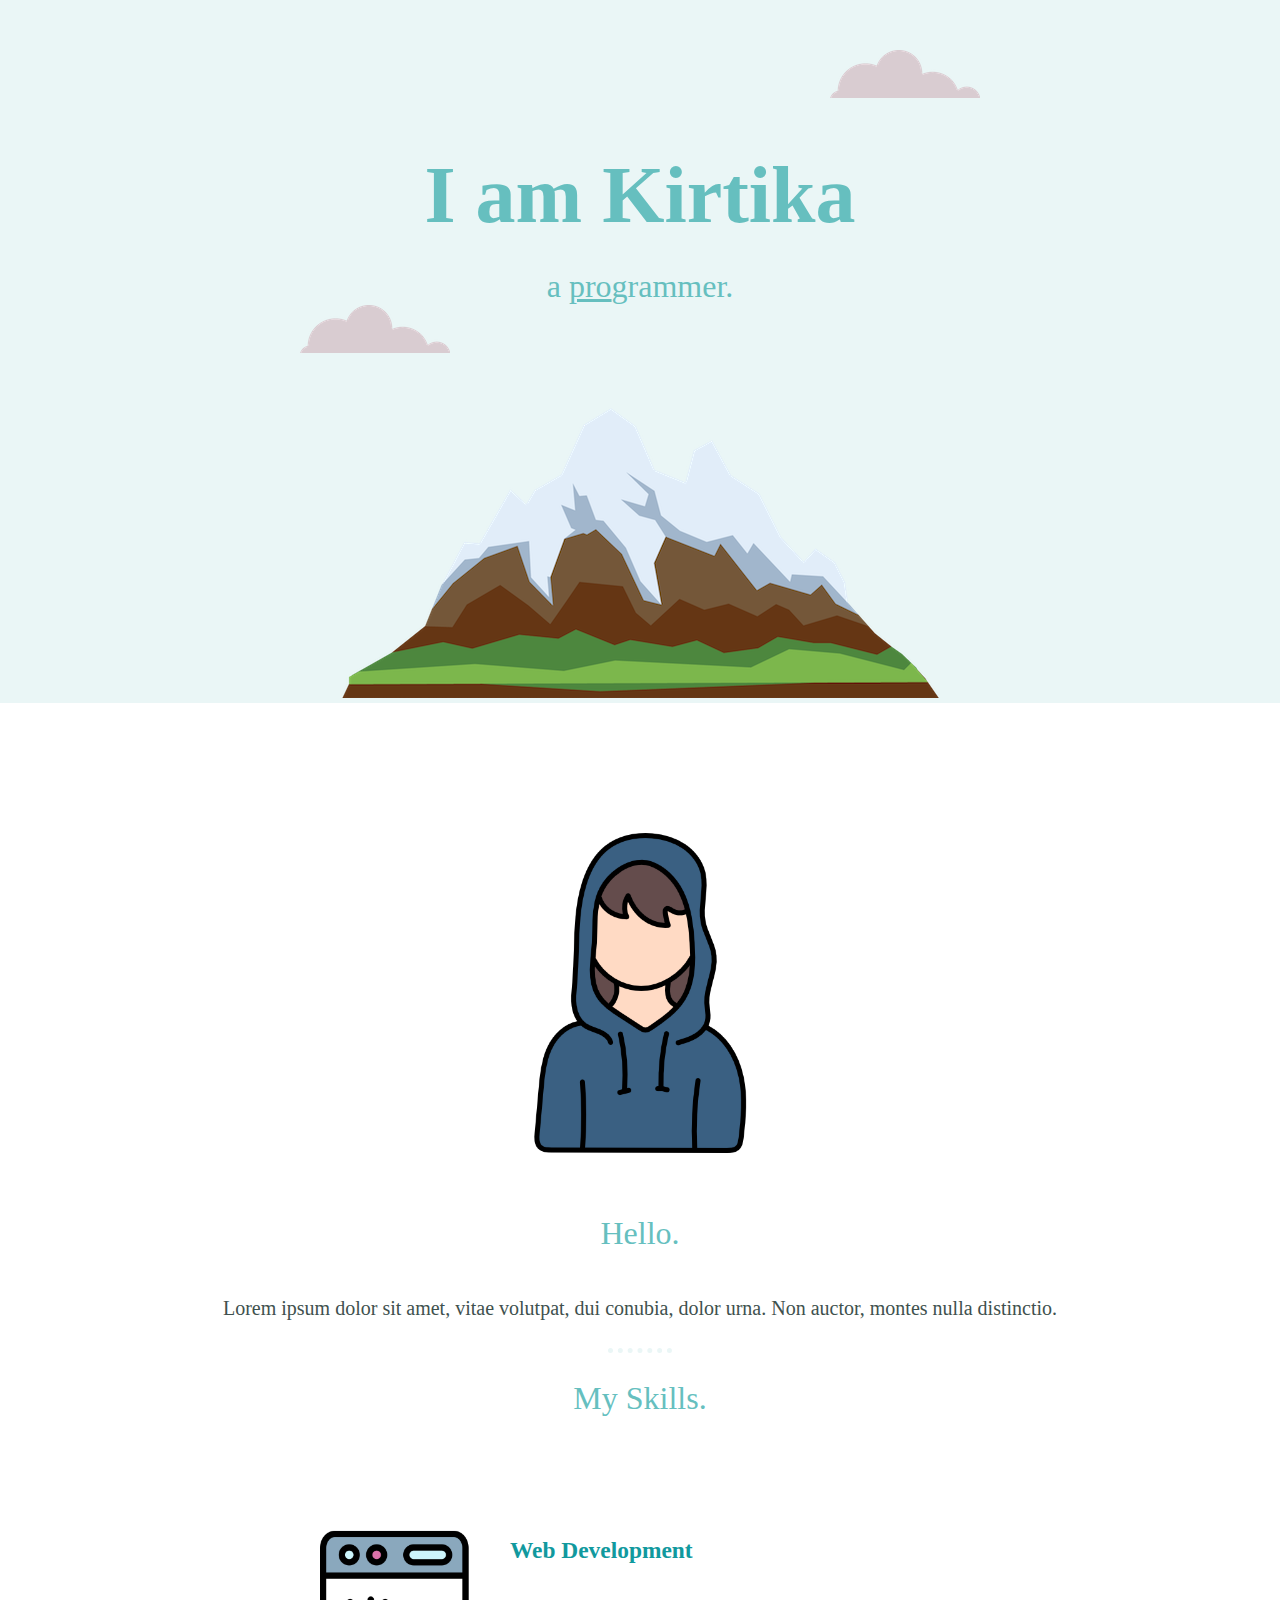
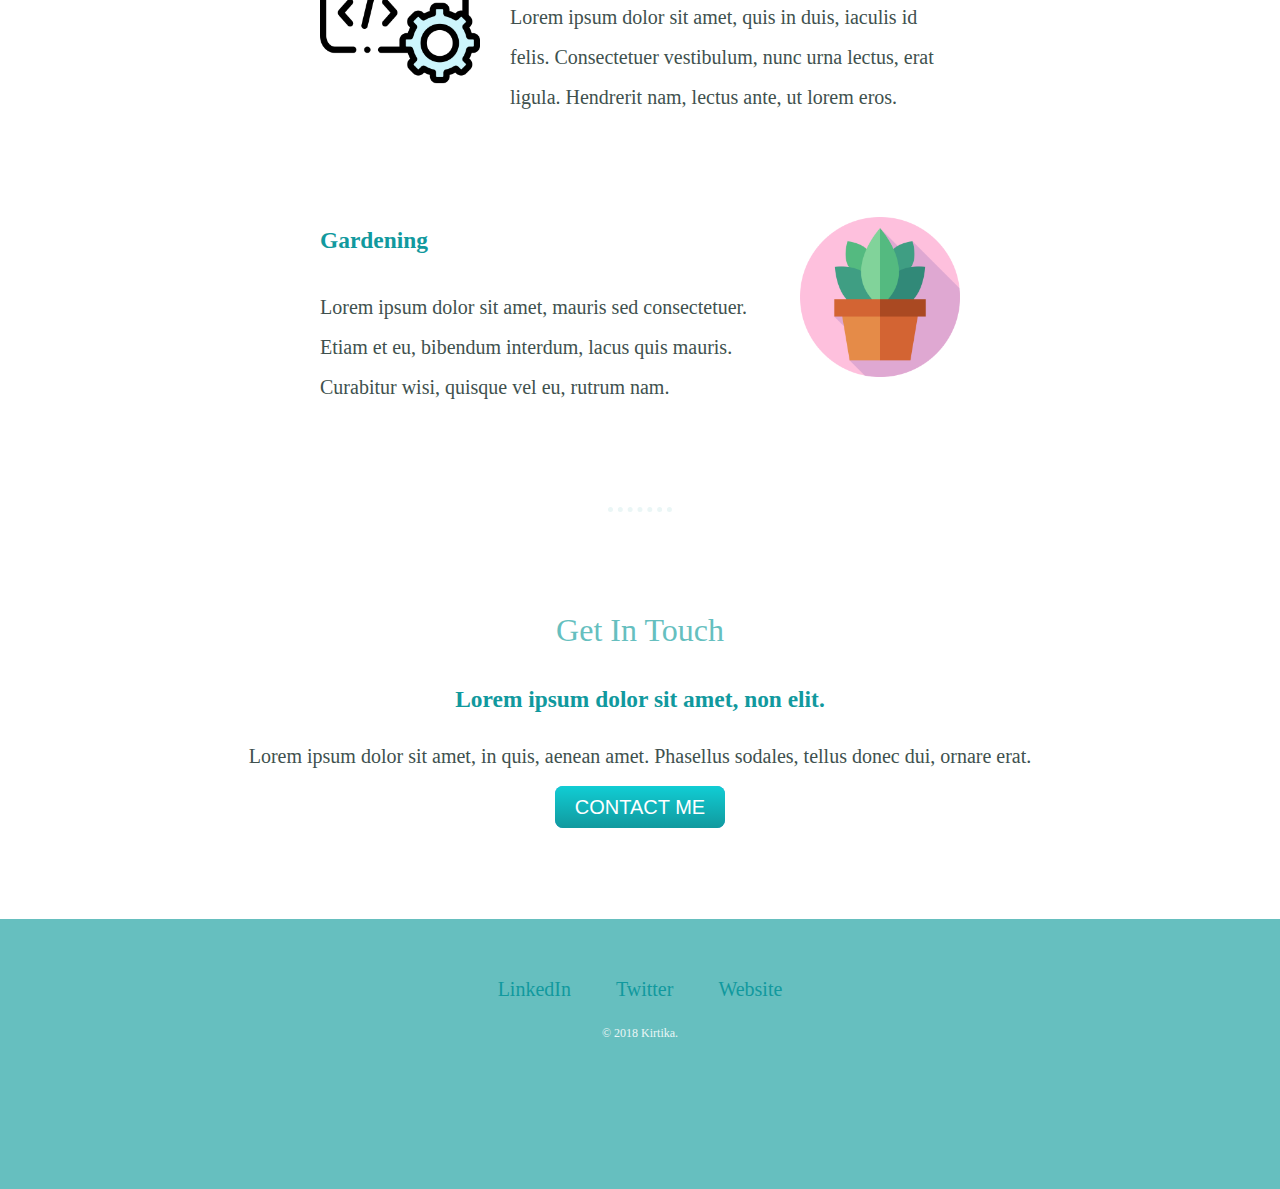
<file: Day_44/index.html>
<!DOCTYPE html>
<html lang="en">
<head>
    <meta charset="UTF-8">
    <title>Kirtika Jain</title>
    <link rel="icon" href="favicon.ico">
    <link rel="stylesheet" href="style.css">
    <link rel="preconnect" href="https://fonts.googleapis.com">
    <link rel="preconnect" href="https://fonts.gstatic.com" crossorigin>
    <link href="https://fonts.googleapis.com/css2?family=Merriweather:ital,wght@1,300&display=swap" rel="stylesheet">
</head>
<body>
    <div class="top-container">
        <img class="top-cloud" src="images/cloud.png" alt="cloud-image">
        <h1>I am Kirtika</h1>
        <h2> a <span class="pro">pro</span>grammer.</h2>
        <img class="bottom-cloud" src="images/cloud.png" alt="cloud-image">
        <img src="images/mountain.png" alt="mountain-image">
    </div>
    <div class="middle-container">
  <div class="profile">
    <img class="profile-pic"  src="images/profilepic.png" alt="profile-pic">
    <h2>Hello.</h2>
    <p>Lorem ipsum dolor sit amet, vitae volutpat, dui conubia, dolor urna. Non auctor, montes nulla distinctio.</p>
  </div>
  <hr>
  <div class="skills">
    <h2>My Skills.</h2>
    <div class="skill-row">
      <img class="web-development" src="images/webdevelopment.png" alt="web-development pic">
      <h3>Web Development</h3>
      <p>Lorem ipsum dolor sit amet, quis in duis, iaculis id felis. Consectetuer vestibulum, nunc urna lectus, erat ligula. Hendrerit nam, lectus ante, ut lorem eros.</p>
    </div>
  <div class="skill-row">
  <img class="gardening" src="images/plantpic.png" alt="plant-pic">
  <h3>Gardening</h3>
  <p>Lorem ipsum dolor sit amet, mauris sed consectetuer. Etiam et eu, bibendum interdum, lacus quis mauris. Curabitur wisi, quisque vel eu, rutrum nam.</p>
</div>
    </div>
  <hr>
  <div class="contact-me">
    <h2>Get In Touch</h2>
    <h3>Lorem ipsum dolor sit amet, non elit.</h3>
    <p>Lorem ipsum dolor sit amet, in quis, aenean amet. Phasellus sodales, tellus donec dui, ornare erat.</p>
    <a class="btn" href="mailto:name@email.com">CONTACT ME</a>
  </div>
    </div>


    <div class="bottom-container">
        <a class="footer-link" href="https://www.linkedin.com/">LinkedIn</a>
        <a class="footer-link" href="https://twitter.com/">Twitter</a>
        <a class="footer-link" href="https://www.appbrewery.co/">Website</a>
        <p class="copyright">© 2018 Kirtika.</p>
    </div>



</body>
</html>
</file>
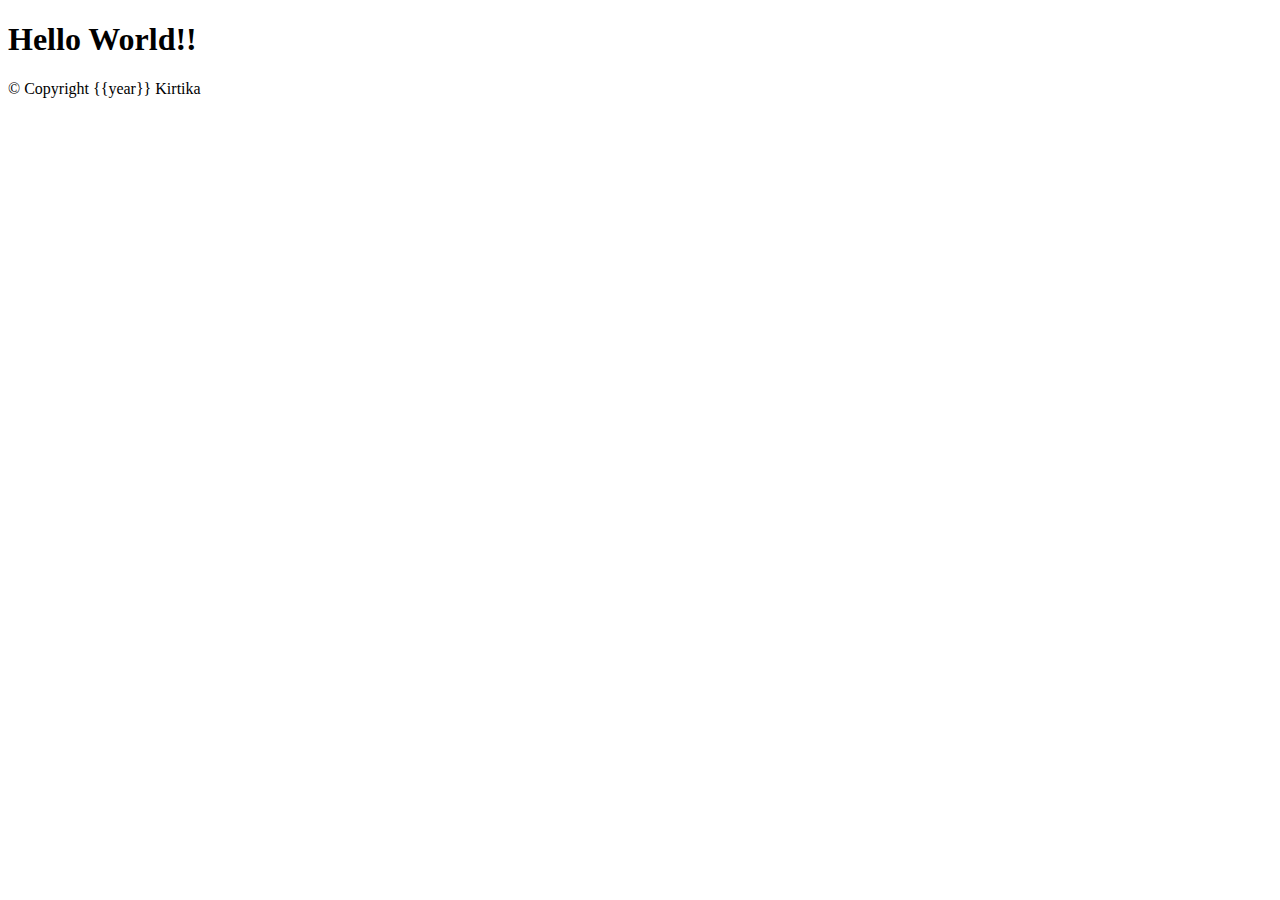
<file: Day_57/jinja_intro/templates/index.html>
<!DOCTYPE html>
<html lang="en">
<head>
    <meta charset="UTF-8">
    <title>My Website</title>
</head>
<body>
    <h1>Hello World!!</h1>
</body>

<footer>
    <p>© Copyright {{year}} Kirtika</p>
</footer>
</html>
</file>
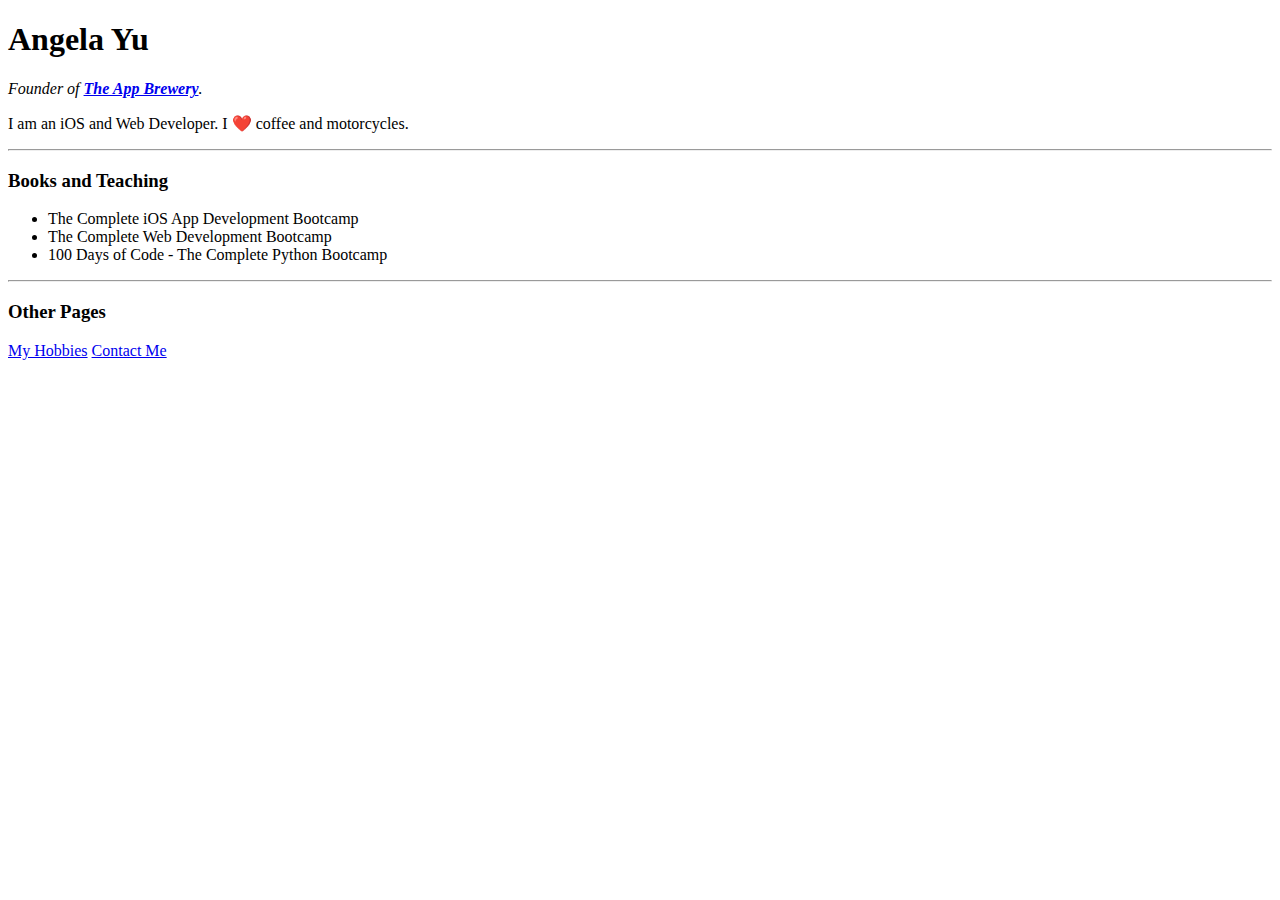
<file: Day_45/bs4-start/website.html>
<!DOCTYPE html>
<html>

<head>
	<meta charset="utf-8">
	<title>Angela's Personal Site</title>
</head>

<body>
	<h1 id="name">Angela Yu</h1>
	<p><em>Founder of <strong><a href="https://www.appbrewery.co/">The App Brewery</a></strong>.</em></p>
	<p>I am an iOS and Web Developer. I ❤️ coffee and motorcycles.</p>
	<hr>
	<h3 class="heading">Books and Teaching</h3>
	<ul>
		<li>The Complete iOS App Development Bootcamp</li>
		<li>The Complete Web Development Bootcamp</li>
		<li>100 Days of Code - The Complete Python Bootcamp</li>
	</ul>
	<hr>
	<h3 class="heading">Other Pages</h3>
	<a href="https://angelabauer.github.io/cv/hobbies.html">My Hobbies</a>
	<a href="https://angelabauer.github.io/cv/contact-me.html">Contact Me</a>
</body>

</html>
</file>
<file: Day_44/style.css>
body{
    margin:0;
    text-align:center;
    font-family:"Merriweather"serif;
    font-size: 20px;
    color:#40514E



}
hr{
    border-style: dotted;
    border-width:5px 0 0 0;
    color:#EAF6f6;
    width: 5%;

}

.top-container{
    background-color:#EAF6F6;
    position:relative;
    padding-top:100px;

}

.middle-container{
    background-color:white;
    margin-bottom:2rem;
    margin-color:white;
    padding-top: 100px;
}
.bottom-container{
    padding:50px 0 20px 0;
    height:200px;
    background-color:#66BFBF;
}


.profile-pic{
    margin: 30px;
    width:25%;
}


h1{
    font-family:"Merriweather"serif;
    font-size:5rem;
    margin:50px auto 0 auto;
    color:#66BFBF;

}
p{
    line-height: 2;
}

h2{
    font-family:"Montserrat"serif;
    font-size:2rem;
    color:#66BFBF;
    font-weight:normal;
    padding-bottom:10px;
}
h3{
    color:#11999E
}


.pro{
    text-decoration:underline;
}
.top-cloud{
    position:absolute;
    right:300px;
    top:50px;
}

.bottom-cloud{
    position:absolute;
    left: 300px;
    bottom: 350px;
}
.skill-row{
    width: 50%;
    margin: 100px auto 100px auto;
    text-align: left;
    line-height:2;
}
.web-development{
    width:25%;
    float: left;
    margin-right:30px;
}
.gardening{
    width:25%;
    float:right;
    margin-left:30px;

}
.contact-me{
    margin:100px auto 100px auto;
}

.footer-link{
    margin:20px;
    line-height:2;
    word-spacing: 10px;

}
a{
    color:#11999E;
    text-decoration:none;
}
a:hover{
    color:#EAF6F6;
}

.copyright{
    color:#EAF6F6;
    font-size:0.75rem;
}

.btn {
  background: #3498db;
  background-image: -webkit-linear-gradient(top, #11cdd4, #11999e);
  background-image: -moz-linear-gradient(top, #11cdd4, #11999e);
  background-image: -ms-linear-gradient(top, #11cdd4, #11999e);
  background-image: -o-linear-gradient(top, #11cdd4, #11999e);
  background-image: linear-gradient(to bottom, #11cdd4,#11999e);
  -webkit-border-radius: 28;
  -moz-border-radius: 28;
  border-radius: 8px;
  font-family: Arial;
  color: #ffffff;
  font-size: 20px;
  padding: 10px 20px 10px 20px;
  text-decoration: none;
}

.btn:hover {
  background: #3cb0fd;
  background-image: -webkit-linear-gradient(top, #30e3cb, #2bc4ad);
  background-image: -moz-linear-gradient(top, #30e3cb, #2bc4ad;
  background-image: -ms-linear-gradient(top,#30e3cb, #2bc4ad);
  background-image: -o-linear-gradient(top, #30e3cb, #2bc4ad);
  background-image: linear-gradient(to bottom, #30e3cb, #2bc4ad);
  text-decoration: none;
}
</file>
